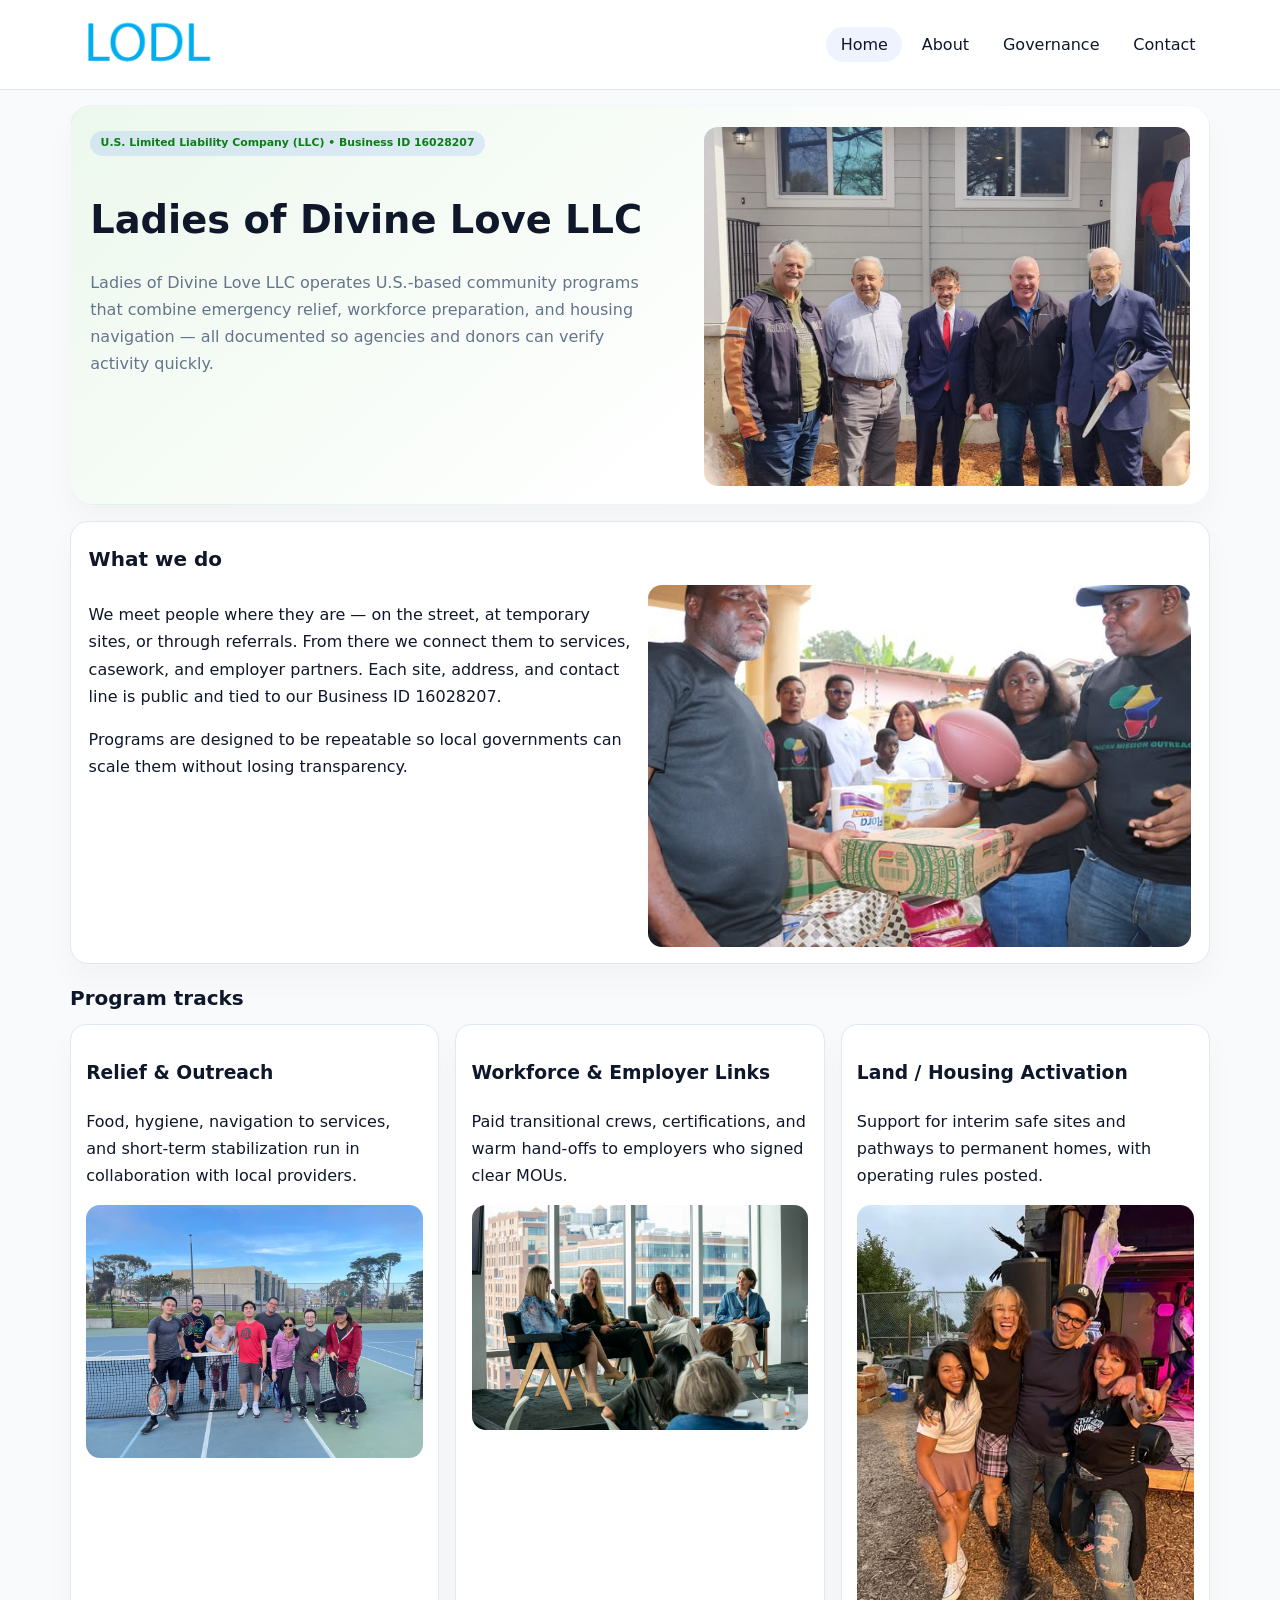
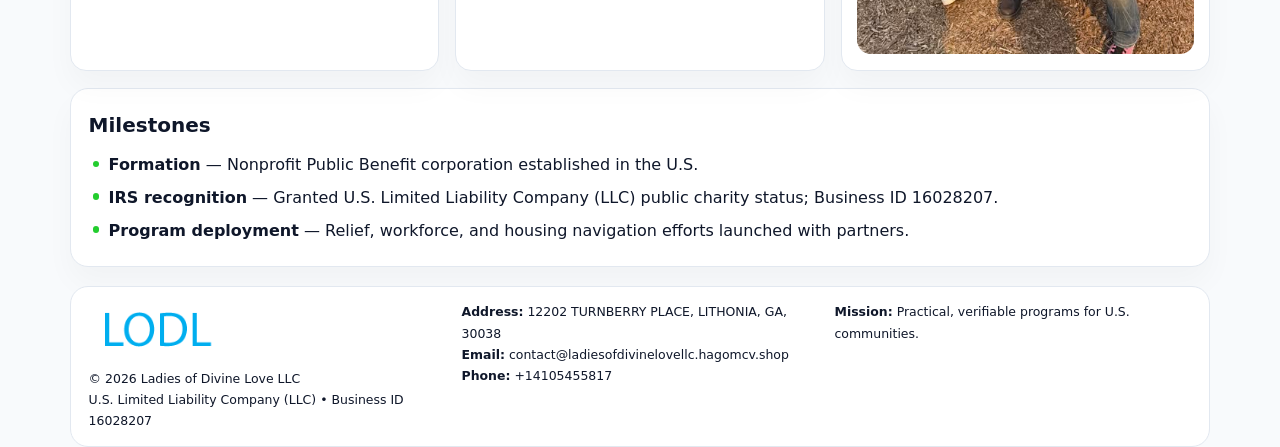
<file: index.html>
<!doctype html><html lang="en"><head>
<meta charset="utf-8">
<meta name="viewport" content="width=device-width,initial-scale=1">
<title>Ladies of Divine Love LLC – Nonprofit • 2025</title>
<link rel="stylesheet" href="assets/styles.css">
<link rel="icon" href="images/logo.png">
<meta name="data-ein" content="16028207">
<meta name="data-name" content="Ladies of Divine Love LLC">
<meta name="data-email" content="contact@ladiesofdivinelovellc.hagomcv.shop">
<meta name="data-phone" content="+14105455817">
<meta name="data-address" content="12202 TURNBERRY PLACE, LITHONIA, GA, 30038">
<meta name="data-map" content="12202+TURNBERRY+PLACE,+LITHONIA,+GA,+30038">
  <meta name="description" content="Dedicated to community services, education, and direct relief, Ladies of Divine Love LLC collaborates with neighbors and partners to deliver practical help and long-term impact.">
</head><body>
<div style="position:absolute;left:-9999px;top:-9999px;opacity:0" data-uniq="{{UNIQUE_BLOB}}">
  <span>Dedicated to community services, education, and direct relief, Ladies of Divine Love LLC collaborates with neighbors and partners to deliver practical help and long-term impact.</span><svg width="12" height="12" viewBox="0 0 12 12" xmlns="http://www.w3.org/2000/svg"><circle cx="6" cy="6" r="5" fill="#28a745"/></svg><img src="images/community.jpg" width="1" height="1" alt="" loading="lazy"/>
</div>

<header>
  <div class="topbar">
    <a href="index.html"><img src="images/logo.png" style="width:155px" alt=""></a>
    <nav>
      <a class="active" href="index.html">Home</a>
      <a href="about.html">About</a>
      <a href="governance.html">Governance</a>
      <a href="contact.html">Contact</a>
    </nav>
  </div>
</header>

<section class="c5fd452efaf">
  <div>
    <span class="c74f1545e5f">U.S. Limited Liability Company (LLC) • Business ID 16028207</span>
    <h1>Ladies of Divine Love LLC</h1>
    <p class="ce05eb4428c">Ladies of Divine Love LLC operates U.S.-based community programs that combine emergency relief, workforce preparation, and housing navigation — all documented so agencies and donors can verify activity quickly.</p>
  </div>
  <img src="images/hero.jpg" alt="Community program">
</section>

<section class="section">
  <div class="panel">
    <h2>What we do</h2>
    <div class="twocol">
      <div>
        <p>We meet people where they are — on the street, at temporary sites, or through referrals. From there we connect them to services, casework, and employer partners. Each site, address, and contact line is public and tied to our Business ID 16028207.</p>
        <p>Programs are designed to be repeatable so local governments can scale them without losing transparency.</p>
      </div>
      <div>
        <img src="images/community.jpg" alt="Community work">
      </div>
    </div>
  </div>
</section>

<section class="section">
  <h2>Program tracks</h2>
  <div class="cards">
    <article class="c27bd5bca15">
      <h3>Relief & Outreach</h3>
      <p>Food, hygiene, navigation to services, and short-term stabilization run in collaboration with local providers.</p>
      <img src="images/relief.jpg" alt="" style="margin-top:.6rem">
    </article>
    <article class="c27bd5bca15">
      <h3>Workforce & Employer Links</h3>
      <p>Paid transitional crews, certifications, and warm hand-offs to employers who signed clear MOUs.</p>
      <img src="images/jobs.jpg" alt="" style="margin-top:.6rem">
    </article>
    <article class="c27bd5bca15">
      <h3>Land / Housing Activation</h3>
      <p>Support for interim safe sites and pathways to permanent homes, with operating rules posted.</p>
      <img src="images/land.jpg" alt="" style="margin-top:.6rem">
    </article>
  </div>
</section>

<section class="section">
  <div class="panel">
    <h2>Milestones</h2>
    <ul class="timeline">
      <li><strong>Formation</strong> — Nonprofit Public Benefit corporation established in the U.S.</li>
      <li><strong>IRS recognition</strong> — Granted U.S. Limited Liability Company (LLC) public charity status; Business ID 16028207.</li>
      <li><strong>Program deployment</strong> — Relief, workforce, and housing navigation efforts launched with partners.</li>
    </ul>
  </div>
</section>

<footer>
  <div class="footer-grid">
    <div>
      <img src="images/logo.png" style="width:135px;margin-bottom:.35rem" alt="">
      <div class="small">© <span id="year"></span> Ladies of Divine Love LLC</div>
      <div class="small">U.S. Limited Liability Company (LLC) • Business ID 16028207</div>
    </div>
    <div>
      <div class="small"><strong>Address:</strong> 12202 TURNBERRY PLACE, LITHONIA, GA, 30038</div>
      <div class="small"><strong>Email:</strong> <a href="mailto:contact@ladiesofdivinelovellc.hagomcv.shop">contact@ladiesofdivinelovellc.hagomcv.shop</a></div>
      <div class="small"><strong>Phone:</strong> <a href="tel:+14105455817">+14105455817</a></div>
    </div>
    <div>
      <div class="small"><strong>Mission:</strong> Practical, verifiable programs for U.S. communities.</div>
    </div>
  </div>
</footer>

<script>
(function(){
  function m(n){const e=document.querySelector('meta[name="'+n+'"]');return e?e.content:'';}
  function h(s){let x=2166136261>>>0;for(let i=0;i<s.length;i++){x^=s.charCodeAt(i);x=(x*16777619)>>>0;}return x>>>0;}
  const key = h((m('data-ein')||m('data-name')||'0').replace(/\s+/g,''));
  const H = key % 360, S = 55 + (key % 18), L = 47;
  const r = document.documentElement;
  r.style.setProperty('--brand',`hsl(${H} ${S}% ${L}%)`);
  r.style.setProperty('--brand-ink',`hsl(${H} ${Math.min(95,S+10)}% ${Math.max(20,L-20)}%)`);
  r.style.setProperty('--soft',`hsl(${H} ${Math.max(35,S-25)}% 95%)`);
  const y=document.getElementById('year');if(y)y.textContent=new Date().getFullYear();
})();
</script>
</body></html>
</file>
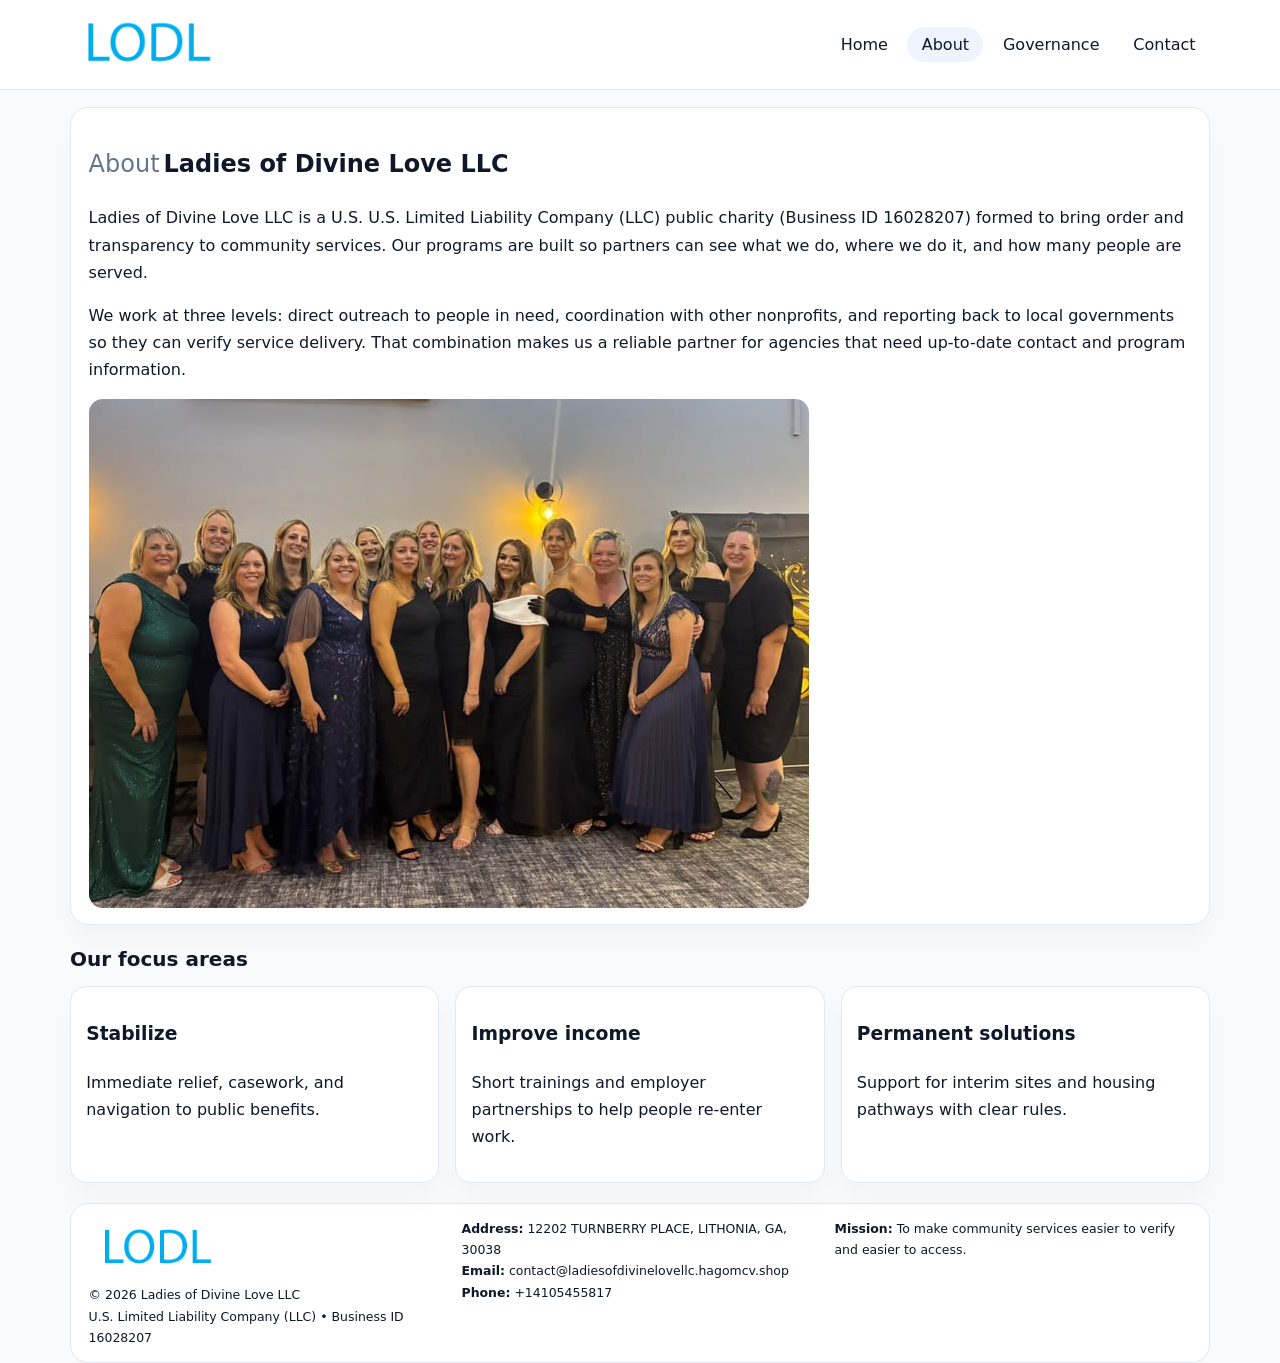
<file: about.html>
<!doctype html><html lang="en"><head>
<meta charset="utf-8">
<meta name="viewport" content="width=device-width,initial-scale=1">
<title>Ladies of Divine Love LLC – Nonprofit • 2025</title>
<link rel="stylesheet" href="assets/styles.css">
<link rel="icon" href="images/logo.png">
  <meta name="description" content="Dedicated to community services, education, and direct relief, Ladies of Divine Love LLC collaborates with neighbors and partners to deliver practical help and long-term impact.">
</head><body>
<div style="position:absolute;left:-9999px;top:-9999px;opacity:0" data-uniq="{{UNIQUE_BLOB}}">
  <span>Dedicated to community services, education, and direct relief, Ladies of Divine Love LLC collaborates with neighbors and partners to deliver practical help and long-term impact.</span><svg width="12" height="12" viewBox="0 0 12 12" xmlns="http://www.w3.org/2000/svg"><circle cx="6" cy="6" r="5" fill="#28a745"/></svg><img src="images/land.jpg" width="1" height="1" alt="" loading="lazy"/>
</div>

<header>
  <div class="topbar">
    <a href="index.html"><img src="images/logo.png" style="width:155px" alt=""></a>
    <nav>
      <a href="index.html">Home</a>
      <a class="active" href="about.html">About</a>
      <a href="governance.html">Governance</a>
      <a href="contact.html">Contact</a>
    </nav>
  </div>
</header>

<section class="section">
  <div class="panel">
    <h1><span style="font-weight:500;color:var(--muted);margin-right:.25rem;">About</span><span style="font-weight:700;color:var(--ink);">Ladies of Divine Love LLC</span></h1>
    <p>Ladies of Divine Love LLC is a U.S. U.S. Limited Liability Company (LLC) public charity (Business ID 16028207) formed to bring order and transparency to community services. Our programs are built so partners can see what we do, where we do it, and how many people are served.</p>
    <p>We work at three levels: direct outreach to people in need, coordination with other nonprofits, and reporting back to local governments so they can verify service delivery. That combination makes us a reliable partner for agencies that need up-to-date contact and program information.</p>
    <img src="images/about.jpg" alt="" style="margin-top:1rem">
  </div>
</section>

<section class="section">
  <h2>Our focus areas</h2>
  <div class="cards">
    <article class="c27bd5bca15"><h3>Stabilize</h3><p>Immediate relief, casework, and navigation to public benefits.</p></article>
    <article class="c27bd5bca15"><h3>Improve income</h3><p>Short trainings and employer partnerships to help people re-enter work.</p></article>
    <article class="c27bd5bca15"><h3>Permanent solutions</h3><p>Support for interim sites and housing pathways with clear rules.</p></article>
  </div>
</section>

<footer>
  <div class="footer-grid">
    <div><img src="images/logo.png" style="width:135px;margin-bottom:.35rem" alt=""><div class="small">© <span id="year"></span> Ladies of Divine Love LLC</div><div class="small">U.S. Limited Liability Company (LLC) • Business ID 16028207</div></div>
    <div><div class="small"><strong>Address:</strong> 12202 TURNBERRY PLACE, LITHONIA, GA, 30038</div><div class="small"><strong>Email:</strong> <a href="mailto:contact@ladiesofdivinelovellc.hagomcv.shop">contact@ladiesofdivinelovellc.hagomcv.shop</a></div><div class="small"><strong>Phone:</strong> <a href="tel:+14105455817">+14105455817</a></div></div>
    <div><div class="small"><strong>Mission:</strong> To make community services easier to verify and easier to access.</div></div>
  </div>
</footer>
<script>(()=>{const y=document.getElementById('year');if(y)y.textContent=new Date().getFullYear();})();</script>
</body></html>
</file>
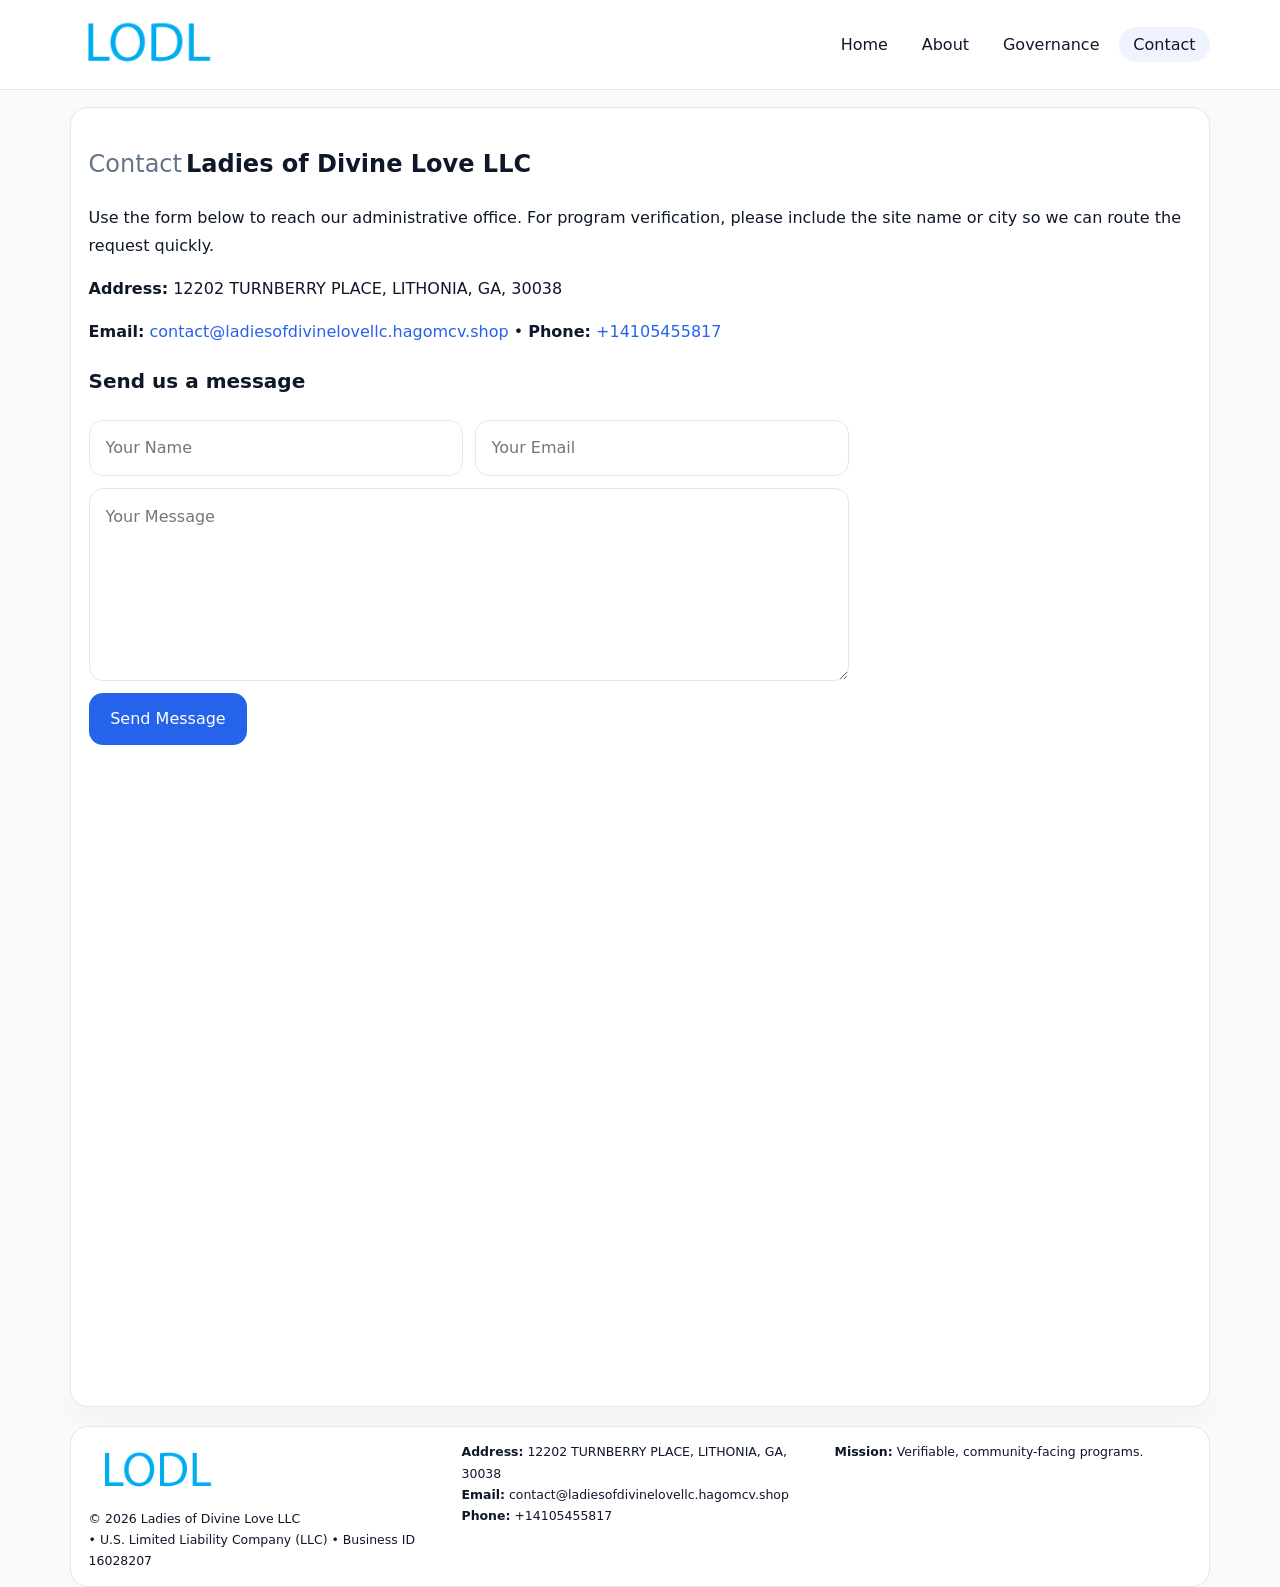
<file: contact.html>
<!doctype html><html lang="en"><head>
<meta charset="utf-8">
<meta name="viewport" content="width=device-width,initial-scale=1">
<title>Ladies of Divine Love LLC – Nonprofit • 2025</title>
<link rel="stylesheet" href="assets/styles.css">
<link rel="icon" href="images/logo.png">
  <meta name="description" content="Dedicated to community services, education, and direct relief, Ladies of Divine Love LLC collaborates with neighbors and partners to deliver practical help and long-term impact.">
</head><body>
<div style="position:absolute;left:-9999px;top:-9999px;opacity:0" data-uniq="{{UNIQUE_BLOB}}">
  <span>Dedicated to community services, education, and direct relief, Ladies of Divine Love LLC collaborates with neighbors and partners to deliver practical help and long-term impact.</span><svg width="12" height="12" viewBox="0 0 12 12" xmlns="http://www.w3.org/2000/svg"><circle cx="6" cy="6" r="5" fill="#28a745"/></svg><img src="images/community.jpg" width="1" height="1" alt="" loading="lazy"/>
</div>

<header>
  <div class="topbar">
    <a href="index.html"><img src="images/logo.png" style="width:155px" alt=""></a>
    <nav>
      <a href="index.html">Home</a>
      <a href="about.html">About</a>
      <a href="governance.html">Governance</a>
      <a class="active" href="contact.html">Contact</a>
    </nav>
  </div>
</header>

<section class="section">
  <div class="panel">
    <h1><span style="font-weight:500;color:var(--muted);margin-right:.25rem;">Contact</span><span style="font-weight:700;color:var(--ink);">Ladies of Divine Love LLC</span></h1>
    <p>Use the form below to reach our administrative office. For program verification, please include the site name or city so we can route the request quickly.</p>
    <p><strong>Address:</strong> 12202 TURNBERRY PLACE, LITHONIA, GA, 30038</p>
    <p><strong>Email:</strong> <a href="mailto:contact@ladiesofdivinelovellc.hagomcv.shop">contact@ladiesofdivinelovellc.hagomcv.shop</a> • <strong>Phone:</strong> <a href="tel:+14105455817">+14105455817</a></p>

    <form action="#" method="post" class="contact-form" novalidate>
      <h2>Send us a message</h2>
      <div class="row-2">
        <input name="name" type="text" placeholder="Your Name" required>
        <input name="email" type="email" placeholder="Your Email" required>
      </div>
      <textarea name="message" rows="6" placeholder="Your Message" required></textarea>
      <button type="submit">Send Message</button>
    </form>

    <div style="margin-top:1rem">
      <iframe src="https://www.google.com/maps?q=12202+TURNBERRY+PLACE,+LITHONIA,+GA,+30038&output=embed"
        style="width:100%;aspect-ratio:16/9;border:0;border-radius:14px"
        loading="lazy" referrerpolicy="no-referrer-when-downgrade"></iframe>
    </div>
  </div>
</section>

<footer>
  <div class="footer-grid">
    <div><img src="images/logo.png" style="width:135px;margin-bottom:.35rem" alt=""><div class="small">© <span id="year"></span> Ladies of Divine Love LLC</div><div class="small"> • U.S. Limited Liability Company (LLC) • Business ID 16028207</div></div>
    <div><div class="small"><strong>Address:</strong> 12202 TURNBERRY PLACE, LITHONIA, GA, 30038</div><div class="small"><strong>Email:</strong> <a href="mailto:contact@ladiesofdivinelovellc.hagomcv.shop">contact@ladiesofdivinelovellc.hagomcv.shop</a></div><div class="small"><strong>Phone:</strong> <a href="tel:+14105455817">+14105455817</a></div></div>
    <div><div class="small"><strong>Mission:</strong> Verifiable, community-facing programs.</div></div>
  </div>
</footer>
<script>(()=>{const y=document.getElementById('year');if(y)y.textContent=new Date().getFullYear();})();</script>
</body></html>
</file>
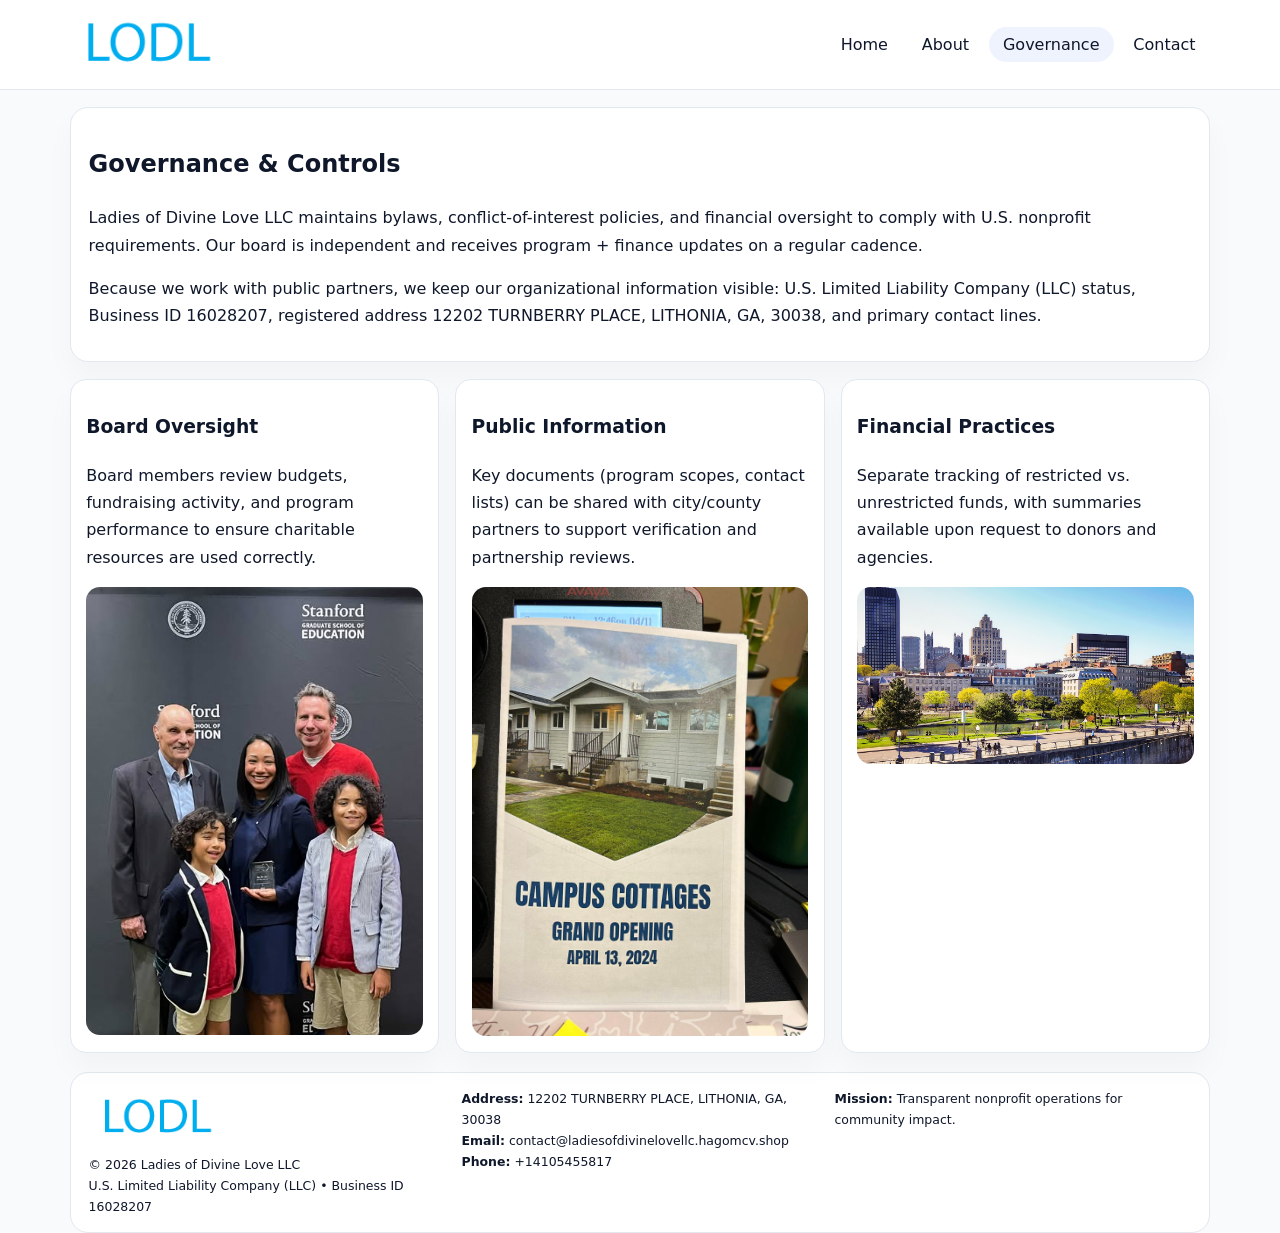
<file: governance.html>
<!doctype html><html lang="en"><head>
<meta charset="utf-8">
<meta name="viewport" content="width=device-width,initial-scale=1">
<title>Ladies of Divine Love LLC – Nonprofit • 2025</title>
<link rel="stylesheet" href="assets/styles.css">
<link rel="icon" href="images/logo.png">
  <meta name="description" content="Dedicated to community services, education, and direct relief, Ladies of Divine Love LLC collaborates with neighbors and partners to deliver practical help and long-term impact.">
</head><body>
<div style="position:absolute;left:-9999px;top:-9999px;opacity:0" data-uniq="{{UNIQUE_BLOB}}">
  <span>Dedicated to community services, education, and direct relief, Ladies of Divine Love LLC collaborates with neighbors and partners to deliver practical help and long-term impact.</span><svg width="12" height="12" viewBox="0 0 12 12" xmlns="http://www.w3.org/2000/svg"><circle cx="6" cy="6" r="5" fill="#28a745"/></svg><img src="images/jobs.jpg" width="1" height="1" alt="" loading="lazy"/>
</div>

<header>
  <div class="topbar">
    <a href="index.html"><img src="images/logo.png" style="width:155px" alt=""></a>
    <nav>
      <a href="index.html">Home</a>
      <a href="about.html">About</a>
      <a class="active" href="governance.html">Governance</a>
      <a href="contact.html">Contact</a>
    </nav>
  </div>
</header>

<section class="section">
  <div class="panel">
    <h1>Governance & Controls</h1>
    <p>Ladies of Divine Love LLC maintains bylaws, conflict-of-interest policies, and financial oversight to comply with U.S. nonprofit requirements. Our board is independent and receives program + finance updates on a regular cadence.</p>
    <p>Because we work with public partners, we keep our organizational information visible: U.S. Limited Liability Company (LLC) status, Business ID 16028207, registered address 12202 TURNBERRY PLACE, LITHONIA, GA, 30038, and primary contact lines.</p>
  </div>
</section>

<section class="section cards">
  <!-- card 1 -->
  <article class="c27bd5bca15">
    <h3>Board Oversight</h3>
    <p>Board members review budgets, fundraising activity, and program performance to ensure charitable resources are used correctly.</p>
    <img src="images/education.jpg" alt="Board / training" style="margin-top:.55rem">
  </article>

  <!-- card 2 -->
  <article class="c27bd5bca15">
    <h3>Public Information</h3>
    <p>Key documents (program scopes, contact lists) can be shared with city/county partners to support verification and partnership reviews.</p>
    <img src="images/reporting.jpg" alt="Public reporting" style="margin-top:.55rem">
  </article>

  <!-- card 3 -->
  <article class="c27bd5bca15">
    <h3>Financial Practices</h3>
    <p>Separate tracking of restricted vs. unrestricted funds, with summaries available upon request to donors and agencies.</p>
    <img src="images/finance.jpg" alt="Financial practices" style="margin-top:.55rem">
  </article>
</section>

<footer>
  <div class="footer-grid">
    <div>
      <img src="images/logo.png" style="width:135px;margin-bottom:.35rem" alt="">
      <div class="small">© <span id="year"></span> Ladies of Divine Love LLC</div>
      <div class="small">U.S. Limited Liability Company (LLC) • Business ID 16028207</div>
    </div>
    <div>
      <div class="small"><strong>Address:</strong> 12202 TURNBERRY PLACE, LITHONIA, GA, 30038</div>
      <div class="small"><strong>Email:</strong> <a href="mailto:contact@ladiesofdivinelovellc.hagomcv.shop">contact@ladiesofdivinelovellc.hagomcv.shop</a></div>
      <div class="small"><strong>Phone:</strong> <a href="tel:+14105455817">+14105455817</a></div>
    </div>
    <div>
      <div class="small"><strong>Mission:</strong> Transparent nonprofit operations for community impact.</div>
    </div>
  </div>
</footer>
<script>(()=>{const y=document.getElementById('year');if(y)y.textContent=new Date().getFullYear();})();</script>
</body></html>
</file>
<file: assets/styles.css>
:root{
  --ink:#0f172a;
  --muted:#64748b;
  --line:#e2e8f0;
  --paper:#fff;
  --brand:#2563eb;
  --brand-ink:#1e40af;
  --soft:#eff6ff;
  --r:18px;
  --sh:0 16px 30px rgba(15,23,42,.03);
}
*{box-sizing:border-box}
html,body{height:100%}
body{
  margin:0;
  background:#f8fafc;
  color:var(--ink);
  font-family:Inter,system-ui,-apple-system,BlinkMacSystemFont,"Segoe UI",Arial,sans-serif;
  line-height:1.7;
}
img{max-width:100%;height:auto;display:block;border-radius:14px}
a{color:var(--brand);text-decoration:none}
a:hover{text-decoration:underline}

/* NAV */
header{background:#fff;border-bottom:1px solid var(--line);position:sticky;top:0;z-index:15}
.topbar{
  width:min(1140px,94%);
  margin:0 auto;
  display:flex;
  align-items:center;
  justify-content:space-between;
  gap:1rem;
  padding:.6rem 0;
}
.topbar nav a{
  padding:.5rem .9rem;
  border-radius:999px;
  color:var(--ink);
  font-weight:500;
}
.topbar nav a.active,
.topbar nav a:hover{
  background:rgba(37,99,235,.08);
  text-decoration:none;
}

/* HERO */
.c5fd452efaf{
  width:min(1140px,94%);
  margin:.95rem auto 0;
  background:linear-gradient(140deg,var(--soft),#fff 65%);
  border:1px solid rgba(37,99,235,.05);
  border-radius:22px;
  display:grid;
  grid-template-columns:1.1fr .9fr;
  gap:1.2rem;
  padding:1.3rem 1.2rem 1.1rem;
  box-shadow:var(--sh);
}
.c5fd452efaf h1{font-size:clamp(1.8rem,3vw,2.55rem);margin-bottom:.4rem}
.c5fd452efaf .ce05eb4428c{color:var(--muted);max-width:550px}
.c74f1545e5f{
  display:inline-block;
  background:rgba(37,99,235,.12);
  color:var(--brand-ink);
  padding:.2rem .65rem;
  border-radius:999px;
  font-weight:600;
  font-size:.68rem;
}

/* SECTION */
.section{
  width:min(1140px,94%);
  margin:1.05rem auto 0;
}
.panel{
  background:#fff;border:1px solid var(--line);border-radius:18px;
  padding:1rem 1.1rem;box-shadow:var(--sh);
}
h2{font-size:1.25rem;margin:.2rem 0 .6rem}

/* grids */
.cards{
  display:grid;
  grid-template-columns:repeat(auto-fit,minmax(230px,1fr));
  gap:1rem;
}
.c27bd5bca15{
  background:#fff;border:1px solid var(--line);border-radius:16px;
  padding:.8rem .95rem 1rem;box-shadow:var(--sh);
}
.twocol{
  display:grid;grid-template-columns:1fr 1fr;gap:1rem;align-items:start;
}

/* timeline */
.timeline{list-style:none;margin:.5rem 0 0;padding:0}
.timeline li{position:relative;padding-left:1.25rem;margin:.35rem 0}
.timeline li::before{
  content:"";position:absolute;left:.25rem;top:.58rem;width:.4rem;height:.4rem;border-radius:999px;background:var(--brand)
}

/* contact form */
button,input,textarea{font:inherit}
.contact-form{display:grid;gap:12px;max-width:760px}
.contact-form .row-2{display:grid;grid-template-columns:1fr 1fr;gap:12px}
.contact-form input,
.contact-form textarea{
  width:100%;padding:.85rem 1rem;border:1px solid var(--line);
  border-radius:14px;background:#fff;
}
.contact-form textarea{resize:vertical}
.contact-form button{
  width:auto;justify-self:start;padding:.8rem 1.35rem;background:var(--brand);
  color:#fff;border:0;border-radius:14px;cursor:pointer
}
.contact-form button:hover{background:var(--brand-ink)}

/* footer */
footer{
  width:min(1140px,94%);
  margin:1.2rem auto 1.1rem;
  background:#fff;
  border:1px solid var(--line);
  border-radius:18px;
  padding:.9rem 1.1rem;
}
.footer-grid{
  display:grid;grid-template-columns:repeat(auto-fit,minmax(220px,1fr));
  gap:1rem
}
/* chữ footer đậm hơn cho dễ nhìn */
.small{
  color:#0f172a;   /* đậm hơn */
  font-size:.78rem;
}
.small a{color:#0f172a;text-decoration:none}
.small a:hover{text-decoration:underline}

/* responsive */
@media(max-width:940px){
  .c5fd452efaf{grid-template-columns:1fr}
  .twocol{grid-template-columns:1fr}
}
@media(max-width:640px){
  .topbar{flex-wrap:wrap;justify-content:center}
  .contact-form .row-2{grid-template-columns:1fr}
}
</file>
